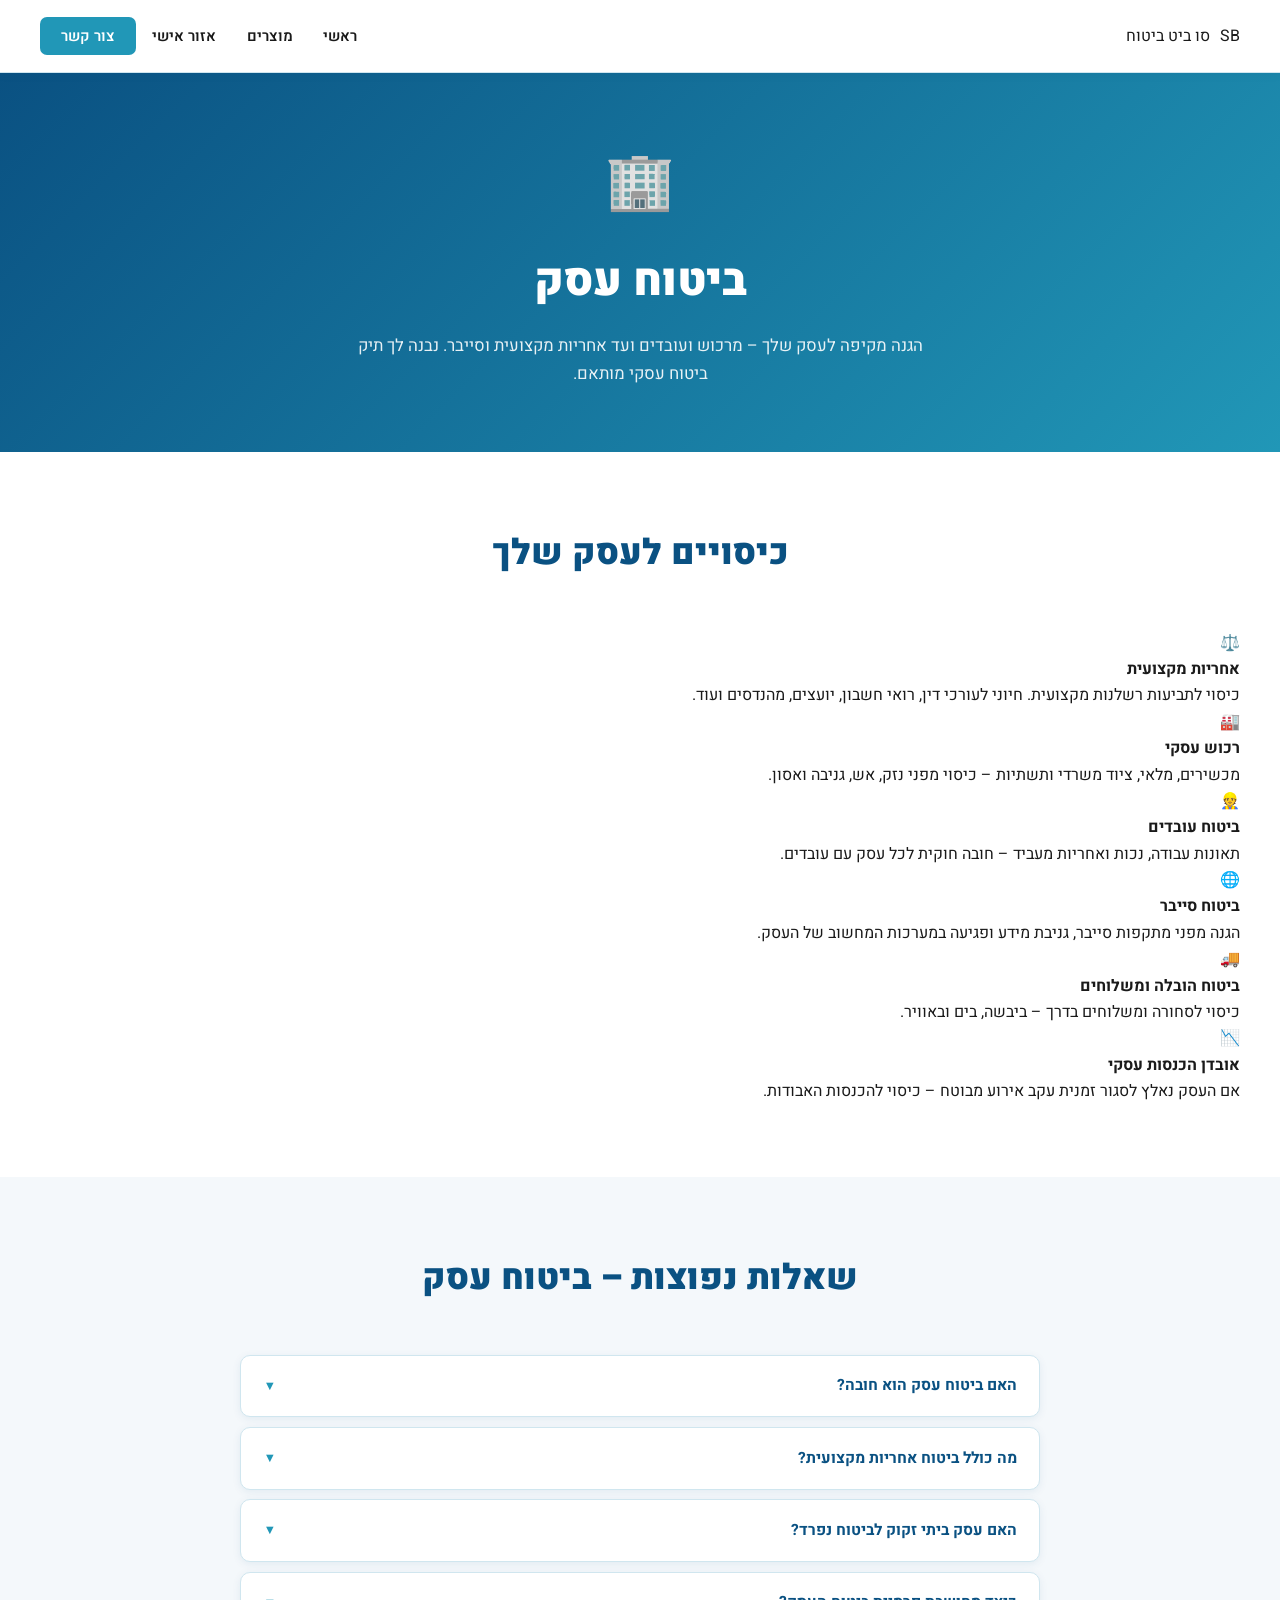
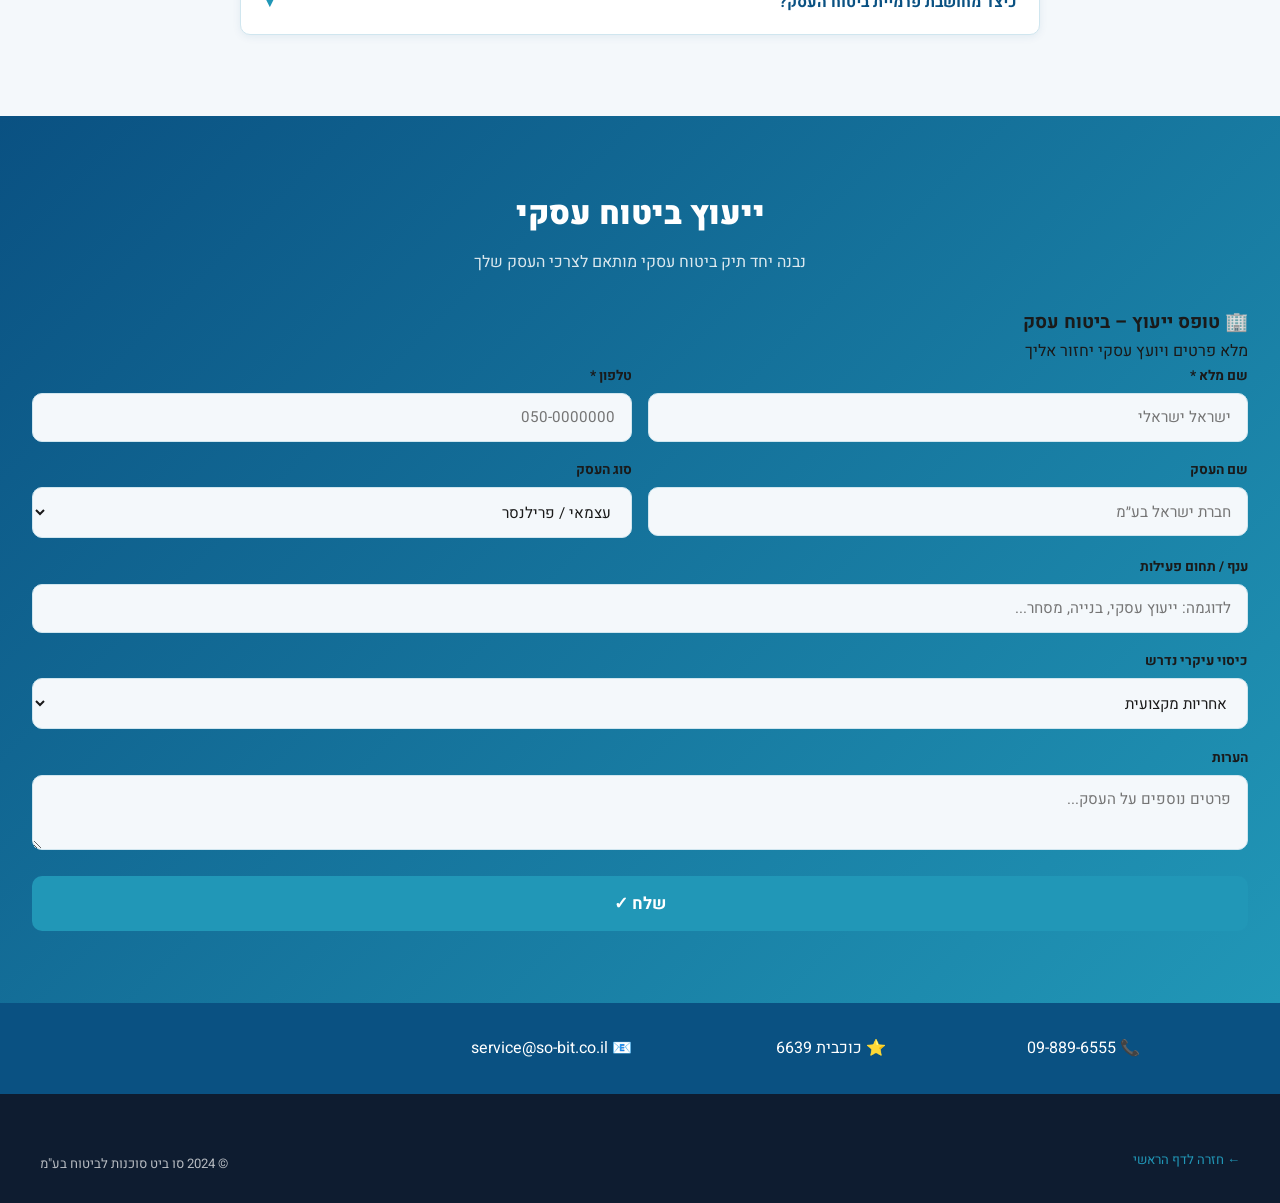
<file: products/business.html>
﻿<!DOCTYPE html>
<html lang="he" dir="rtl">
<head>
  <meta charset="UTF-8">
  <meta name="viewport" content="width=device-width, initial-scale=1.0">
  <title>ביטוח עסק | סו ביט סוכנות לביטוח</title>
  <meta name="description" content="ביטוח עסק – אחריות מקצועית, רכוש עסקי, עובדים ועוד. הגנה מלאה לעסק שלך. סו ביט ביטוח 09-889-6555">
  <link rel="preconnect" href="https://fonts.googleapis.com">
  <link href="https://fonts.googleapis.com/css2?family=Heebo:wght@400;600;700;800;900&display=swap" rel="stylesheet">
  <link rel="stylesheet" href="../style.css">
</head>
<body>
<nav class="navbar">
  <div class="navbar-inner">
    <a href="../index.html" class="logo"><div class="logo-icon">SB</div><span>סו ביט ביטוח</span></a>
    <div class="hamburger"><span></span><span></span><span></span></div>
    <ul class="nav-links">
      <li><a href="../index.html">ראשי</a></li>
      <li><a href="../index.html#products">מוצרים</a></li>
      <li><a href="../index.html#personal">אזור אישי</a></li>
      <li><a href="../index.html#contact" class="nav-cta">צור קשר</a></li>
    </ul>
  </div>
</nav>

<section class="page-hero">
  <div class="icon">🏢</div>
  <h1>ביטוח עסק</h1>
  <p>הגנה מקיפה לעסק שלך – מרכוש ועובדים ועד אחריות מקצועית וסייבר. נבנה לך תיק ביטוח עסקי מותאם.</p>
</section>

<section class="section section-white">
  <div class="container">
    <div class="section-header"><h2>כיסויים לעסק שלך</h2></div>
    <div class="benefits-grid">
      <div class="benefit-card">
        <div class="benefit-icon">⚖️</div>
        <h4>אחריות מקצועית</h4>
        <p>כיסוי לתביעות רשלנות מקצועית. חיוני לעורכי דין, רואי חשבון, יועצים, מהנדסים ועוד.</p>
      </div>
      <div class="benefit-card">
        <div class="benefit-icon">🏭</div>
        <h4>רכוש עסקי</h4>
        <p>מכשירים, מלאי, ציוד משרדי ותשתיות – כיסוי מפני נזק, אש, גניבה ואסון.</p>
      </div>
      <div class="benefit-card">
        <div class="benefit-icon">👷</div>
        <h4>ביטוח עובדים</h4>
        <p>תאונות עבודה, נכות ואחריות מעביד – חובה חוקית לכל עסק עם עובדים.</p>
      </div>
      <div class="benefit-card">
        <div class="benefit-icon">🌐</div>
        <h4>ביטוח סייבר</h4>
        <p>הגנה מפני מתקפות סייבר, גניבת מידע ופגיעה במערכות המחשוב של העסק.</p>
      </div>
      <div class="benefit-card">
        <div class="benefit-icon">🚚</div>
        <h4>ביטוח הובלה ומשלוחים</h4>
        <p>כיסוי לסחורה ומשלוחים בדרך – ביבשה, בים ובאוויר.</p>
      </div>
      <div class="benefit-card">
        <div class="benefit-icon">📉</div>
        <h4>אובדן הכנסות עסקי</h4>
        <p>אם העסק נאלץ לסגור זמנית עקב אירוע מבוטח – כיסוי להכנסות האבודות.</p>
      </div>
    </div>
  </div>
</section>

<section class="section section-bg">
  <div class="container" style="max-width:800px;">
    <div class="section-header"><h2>שאלות נפוצות – ביטוח עסק</h2></div>
    <div class="faq-item">
      <div class="faq-question">האם ביטוח עסק הוא חובה? <span class="faq-icon">▼</span></div>
      <div class="faq-answer">ביטוח תאונות עבודה לעובדים הוא חובה חוקית. שאר הכיסויים הם רשות אך מומלצים מאוד. לעסקים מסוימים (כגון קבלנים, עורכי דין) הכיסוי המקצועי נדרש על ידי לקוחות או גופים מקצועיים.</div>
    </div>
    <div class="faq-item">
      <div class="faq-question">מה כולל ביטוח אחריות מקצועית? <span class="faq-icon">▼</span></div>
      <div class="faq-answer">כיסוי לנזקים כספיים שגרמת ללקוח עקב טעות, מחדל או רשלנות במסגרת העיסוק המקצועי שלך. מכסה גם הוצאות משפטיות.</div>
    </div>
    <div class="faq-item">
      <div class="faq-question">האם עסק ביתי זקוק לביטוח נפרד? <span class="faq-icon">▼</span></div>
      <div class="faq-answer">כן. ביטוח הדירה הביתית לרוב אינו מכסה נזקים הקשורים לפעילות עסקית. נדרש ביטוח עסקי נפרד גם לעסק מהבית.</div>
    </div>
    <div class="faq-item">
      <div class="faq-question">כיצד מחושבת פרמיית ביטוח העסק? <span class="faq-icon">▼</span></div>
      <div class="faq-answer">לפי גודל העסק, מחזור הכספי, מספר העובדים, סוג הפעילות ורמת הסיכון. נעשה עבורך ניתוח מקיף ונמצא את הכיסוי הנכון.</div>
    </div>
  </div>
</section>

<section class="lead-section">
  <div style="text-align:center; color:white; margin-bottom:2rem;">
    <h2 style="font-size:2rem; font-weight:900; margin-bottom:0.5rem;">ייעוץ ביטוח עסקי</h2>
    <p style="opacity:0.85;">נבנה יחד תיק ביטוח עסקי מותאם לצרכי העסק שלך</p>
  </div>
  <div class="lead-box">
    <h3>🏢 טופס ייעוץ – ביטוח עסק</h3>
    <p>מלא פרטים ויועץ עסקי יחזור אליך</p>
    <form id="lead-form-product">
      <div class="form-row">
        <div class="form-group"><label>שם מלא *</label><input type="text" placeholder="ישראל ישראלי" required></div>
        <div class="form-group"><label>טלפון *</label><input type="tel" placeholder="050-0000000" required></div>
      </div>
      <div class="form-row">
        <div class="form-group"><label>שם העסק</label><input type="text" placeholder="חברת ישראל בע״מ"></div>
        <div class="form-group"><label>סוג העסק</label>
          <select><option>עצמאי / פרילנסר</option><option>חברה בע"מ</option><option>עמותה</option><option>שותפות</option></select>
        </div>
      </div>
      <div class="form-group"><label>ענף / תחום פעילות</label><input type="text" placeholder="לדוגמה: ייעוץ עסקי, בנייה, מסחר..."></div>
      <div class="form-group"><label>כיסוי עיקרי נדרש</label>
        <select><option>אחריות מקצועית</option><option>רכוש עסקי</option><option>עובדים</option><option>תיק מלא</option><option>לא בטוח</option></select>
      </div>
      <div class="form-group"><label>הערות</label><textarea placeholder="פרטים נוספים על העסק..."></textarea></div>
      <button type="submit" class="btn-submit">שלח ✓</button>
    </form>
    <div class="success-msg" id="success-product">✅ תודה! יועץ עסקי יחזור אליך בהקדם.</div>
  </div>
</section>

<div class="contact-strip">
  <div class="contact-strip-inner">
    <div class="contact-item">📞 <a href="tel:098896555">09-889-6555</a></div>
    <div class="contact-item">⭐ <a href="tel:*6639">כוכבית 6639</a></div>
    <div class="contact-item">📧 <a href="mailto:service@so-bit.co.il">service@so-bit.co.il</a></div>
  </div>
</div>
<footer><div class="footer-inner"><div class="footer-bottom" style="padding-top:0;border:none;"><p style="margin-bottom:0.5rem;"><a href="../index.html" style="color:var(--accent);">← חזרה לדף הראשי</a></p><p>© 2024 סו ביט סוכנות לביטוח בע"מ</p></div></div></footer>
<script src="../script.js"></script>
</body>
</html>
</file>
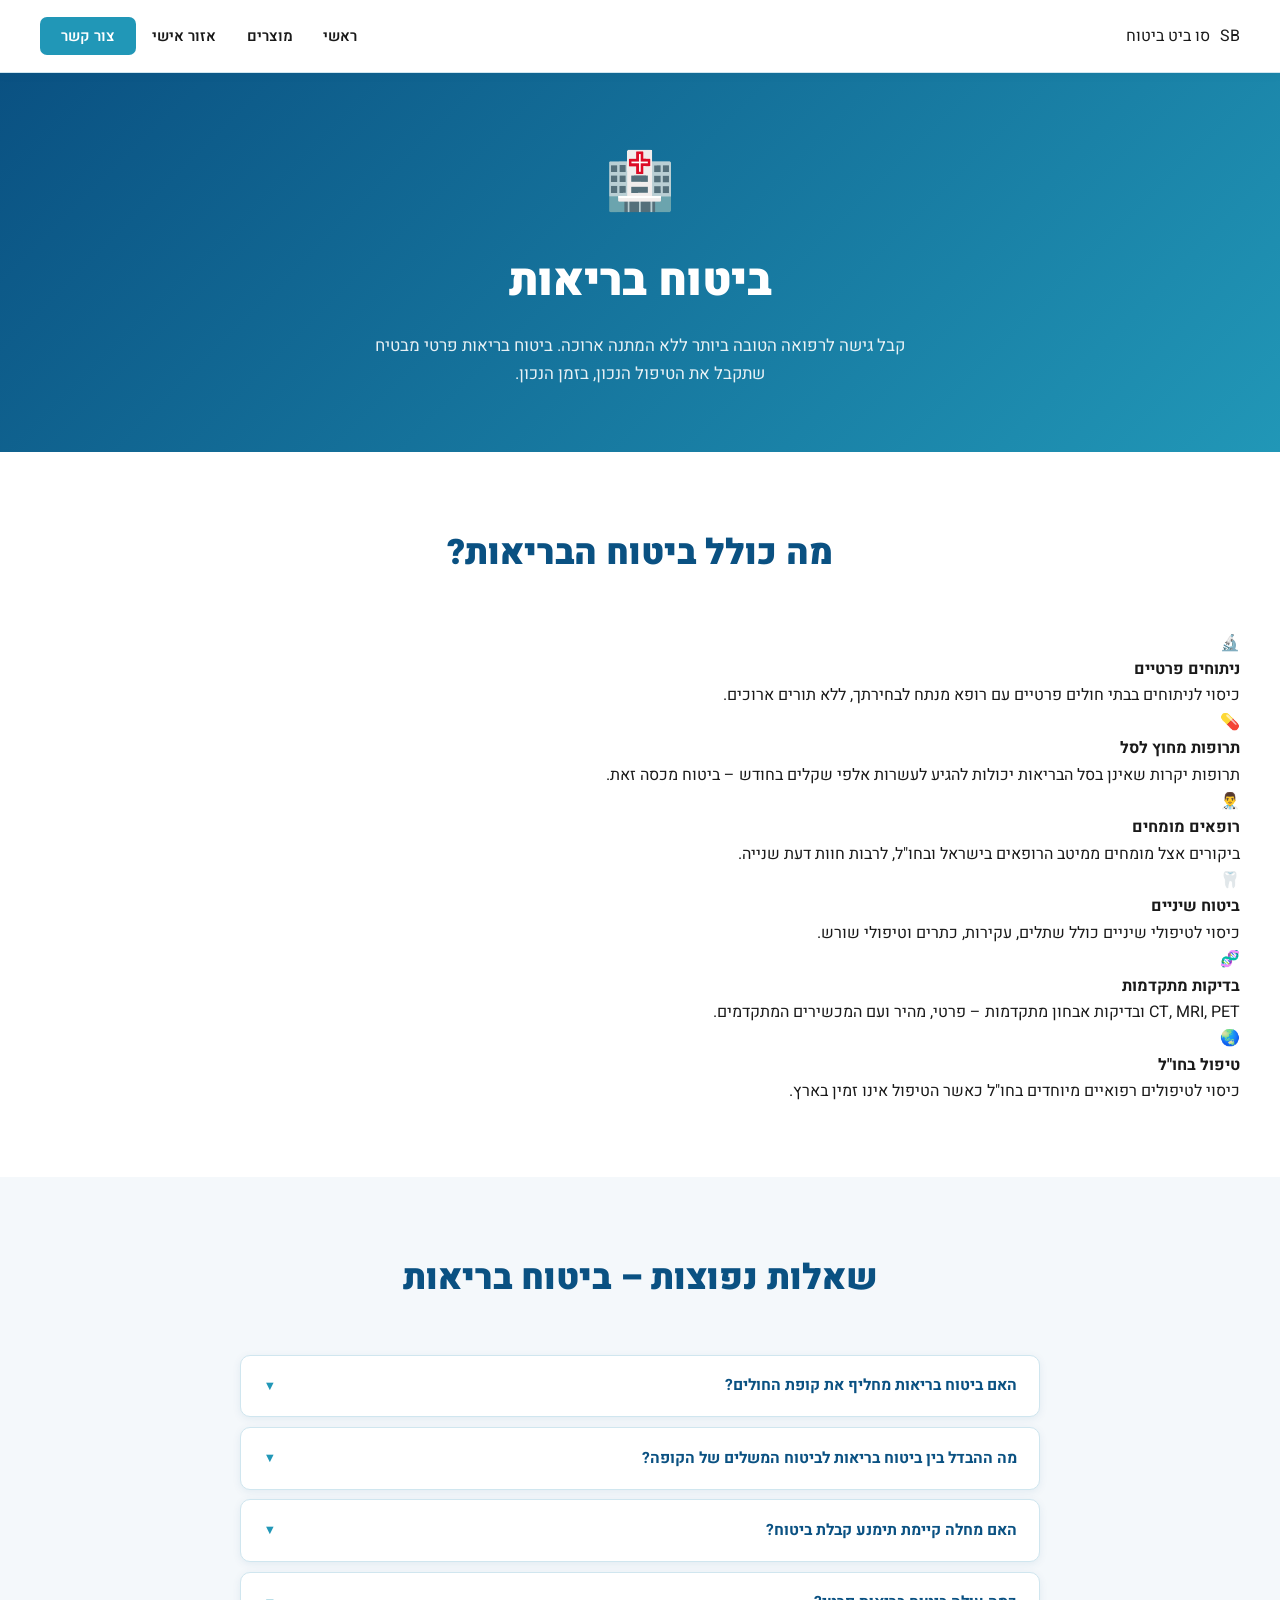
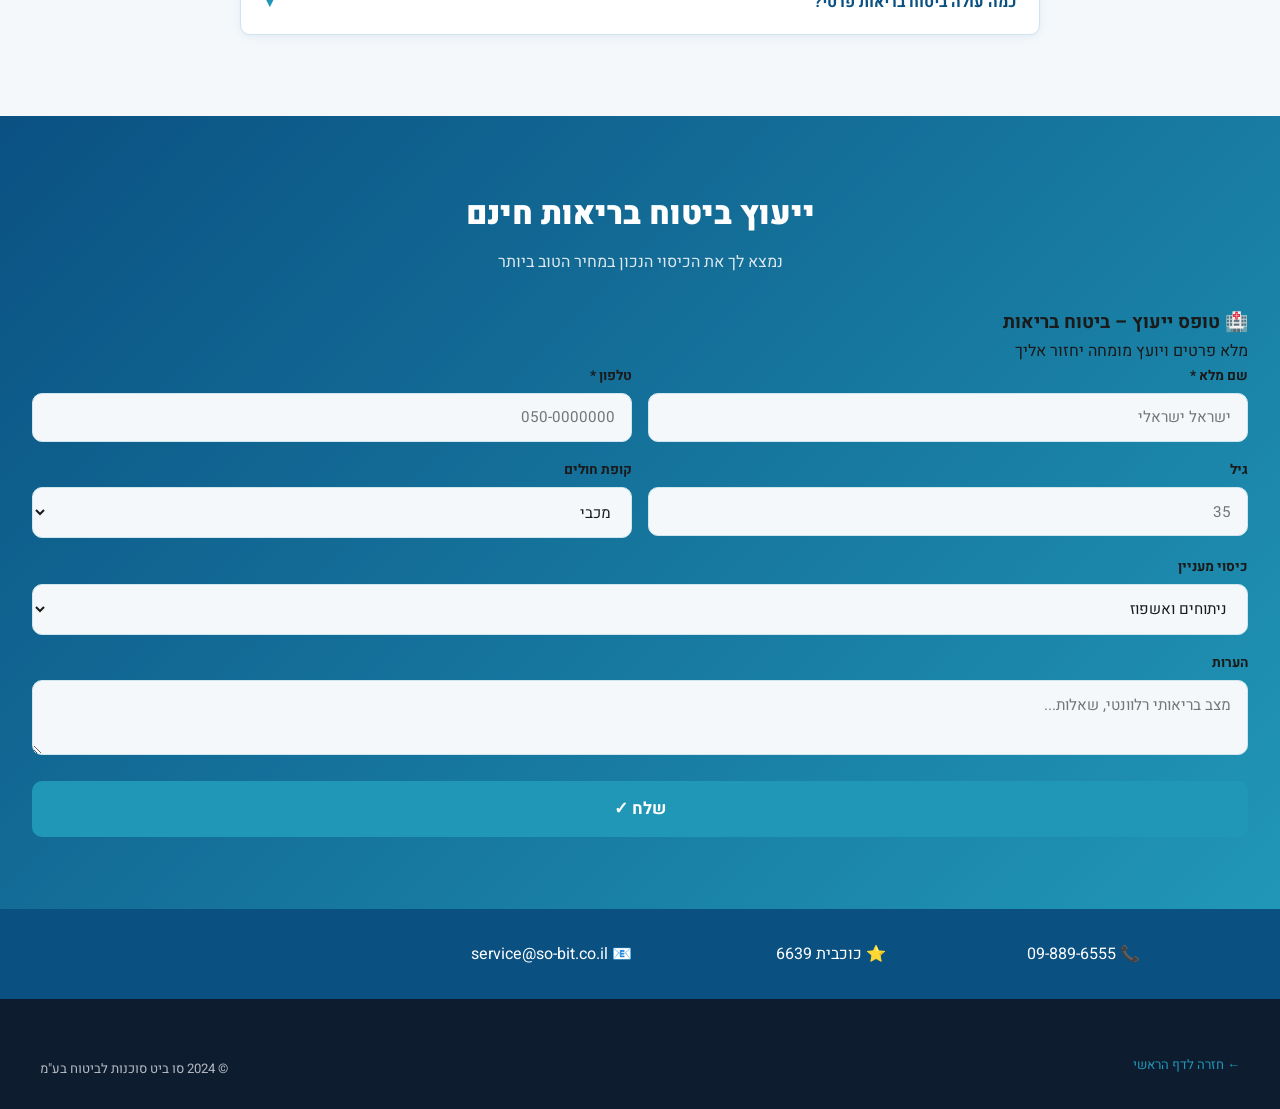
<file: products/health.html>
﻿<!DOCTYPE html>
<html lang="he" dir="rtl">
<head>
  <meta charset="UTF-8">
  <meta name="viewport" content="width=device-width, initial-scale=1.0">
  <title>ביטוח בריאות | סו ביט סוכנות לביטוח</title>
  <meta name="description" content="ביטוח בריאות – ניתוחים, תרופות, רופאים מומחים. כיסוי מקיף לבריאותך. סו ביט ביטוח 09-889-6555">
  <link rel="preconnect" href="https://fonts.googleapis.com">
  <link href="https://fonts.googleapis.com/css2?family=Heebo:wght@400;600;700;800;900&display=swap" rel="stylesheet">
  <link rel="stylesheet" href="../style.css">
</head>
<body>
<nav class="navbar">
  <div class="navbar-inner">
    <a href="../index.html" class="logo"><div class="logo-icon">SB</div><span>סו ביט ביטוח</span></a>
    <div class="hamburger"><span></span><span></span><span></span></div>
    <ul class="nav-links">
      <li><a href="../index.html">ראשי</a></li>
      <li><a href="../index.html#products">מוצרים</a></li>
      <li><a href="../index.html#personal">אזור אישי</a></li>
      <li><a href="../index.html#contact" class="nav-cta">צור קשר</a></li>
    </ul>
  </div>
</nav>

<section class="page-hero">
  <div class="icon">🏥</div>
  <h1>ביטוח בריאות</h1>
  <p>קבל גישה לרפואה הטובה ביותר ללא המתנה ארוכה. ביטוח בריאות פרטי מבטיח שתקבל את הטיפול הנכון, בזמן הנכון.</p>
</section>

<section class="section section-white">
  <div class="container">
    <div class="section-header"><h2>מה כולל ביטוח הבריאות?</h2></div>
    <div class="benefits-grid">
      <div class="benefit-card">
        <div class="benefit-icon">🔬</div>
        <h4>ניתוחים פרטיים</h4>
        <p>כיסוי לניתוחים בבתי חולים פרטיים עם רופא מנתח לבחירתך, ללא תורים ארוכים.</p>
      </div>
      <div class="benefit-card">
        <div class="benefit-icon">💊</div>
        <h4>תרופות מחוץ לסל</h4>
        <p>תרופות יקרות שאינן בסל הבריאות יכולות להגיע לעשרות אלפי שקלים בחודש – ביטוח מכסה זאת.</p>
      </div>
      <div class="benefit-card">
        <div class="benefit-icon">👨‍⚕️</div>
        <h4>רופאים מומחים</h4>
        <p>ביקורים אצל מומחים ממיטב הרופאים בישראל ובחו"ל, לרבות חוות דעת שנייה.</p>
      </div>
      <div class="benefit-card">
        <div class="benefit-icon">🦷</div>
        <h4>ביטוח שיניים</h4>
        <p>כיסוי לטיפולי שיניים כולל שתלים, עקירות, כתרים וטיפולי שורש.</p>
      </div>
      <div class="benefit-card">
        <div class="benefit-icon">🧬</div>
        <h4>בדיקות מתקדמות</h4>
        <p>CT, MRI, PET ובדיקות אבחון מתקדמות – פרטי, מהיר ועם המכשירים המתקדמים.</p>
      </div>
      <div class="benefit-card">
        <div class="benefit-icon">🌏</div>
        <h4>טיפול בחו"ל</h4>
        <p>כיסוי לטיפולים רפואיים מיוחדים בחו"ל כאשר הטיפול אינו זמין בארץ.</p>
      </div>
    </div>
  </div>
</section>

<section class="section section-bg">
  <div class="container" style="max-width:800px;">
    <div class="section-header"><h2>שאלות נפוצות – ביטוח בריאות</h2></div>
    <div class="faq-item">
      <div class="faq-question">האם ביטוח בריאות מחליף את קופת החולים? <span class="faq-icon">▼</span></div>
      <div class="faq-answer">לא. ביטוח בריאות פרטי משלים את קופת החולים. אתה ממשיך לשלם ביטוח לאומי ולהיות חבר בקופה, אך הביטוח הפרטי נותן לך גישה לשירותים מעבר לסל הבסיסי.</div>
    </div>
    <div class="faq-item">
      <div class="faq-question">מה ההבדל בין ביטוח בריאות לביטוח המשלים של הקופה? <span class="faq-icon">▼</span></div>
      <div class="faq-answer">הביטוח המשלים של הקופה מוגבל ומוזל, אך הכיסויים נמוכים יותר. ביטוח פרטי מציע כיסויים גבוהים יותר, בחירת מנתח ואפשרויות טיפול בחו"ל.</div>
    </div>
    <div class="faq-item">
      <div class="faq-question">האם מחלה קיימת תימנע קבלת ביטוח? <span class="faq-icon">▼</span></div>
      <div class="faq-answer">לא בהכרח. תנאים רפואיים קיימים עשויים לגרום לאי הכללה ספציפית או תוספת פרמיה, אך לרוב ניתן למצוא פתרון ביטוחי מתאים.</div>
    </div>
    <div class="faq-item">
      <div class="faq-question">כמה עולה ביטוח בריאות פרטי? <span class="faq-icon">▼</span></div>
      <div class="faq-answer">עלות הביטוח משתנה לפי גיל, מצב בריאותי ורמת הכיסוי. לאדם בריא בגיל 30-40 הפרמיה יכולה להיות 200-500 ₪ בחודש לפוליסה מקיפה.</div>
    </div>
  </div>
</section>

<section class="lead-section">
  <div style="text-align:center; color:white; margin-bottom:2rem;">
    <h2 style="font-size:2rem; font-weight:900; margin-bottom:0.5rem;">ייעוץ ביטוח בריאות חינם</h2>
    <p style="opacity:0.85;">נמצא לך את הכיסוי הנכון במחיר הטוב ביותר</p>
  </div>
  <div class="lead-box">
    <h3>🏥 טופס ייעוץ – ביטוח בריאות</h3>
    <p>מלא פרטים ויועץ מומחה יחזור אליך</p>
    <form id="lead-form-product">
      <div class="form-row">
        <div class="form-group"><label>שם מלא *</label><input type="text" placeholder="ישראל ישראלי" required></div>
        <div class="form-group"><label>טלפון *</label><input type="tel" placeholder="050-0000000" required></div>
      </div>
      <div class="form-row">
        <div class="form-group"><label>גיל</label><input type="number" placeholder="35" min="0" max="100"></div>
        <div class="form-group"><label>קופת חולים</label>
          <select><option>מכבי</option><option>כללית</option><option>מאוחדת</option><option>לאומית</option></select>
        </div>
      </div>
      <div class="form-group"><label>כיסוי מעניין</label>
        <select><option>ניתוחים ואשפוז</option><option>תרופות יקרות</option><option>שיניים</option><option>כיסוי מקיף</option><option>לא בטוח</option></select>
      </div>
      <div class="form-group"><label>הערות</label><textarea placeholder="מצב בריאותי רלוונטי, שאלות..."></textarea></div>
      <button type="submit" class="btn-submit">שלח ✓</button>
    </form>
    <div class="success-msg" id="success-product">✅ תודה! יועץ יחזור אליך בהקדם.</div>
  </div>
</section>

<div class="contact-strip">
  <div class="contact-strip-inner">
    <div class="contact-item">📞 <a href="tel:098896555">09-889-6555</a></div>
    <div class="contact-item">⭐ <a href="tel:*6639">כוכבית 6639</a></div>
    <div class="contact-item">📧 <a href="mailto:service@so-bit.co.il">service@so-bit.co.il</a></div>
  </div>
</div>
<footer><div class="footer-inner"><div class="footer-bottom" style="padding-top:0;border:none;"><p style="margin-bottom:0.5rem;"><a href="../index.html" style="color:var(--accent);">← חזרה לדף הראשי</a></p><p>© 2024 סו ביט סוכנות לביטוח בע"מ</p></div></div></footer>
<script src="../script.js"></script>
</body>
</html>
</file>
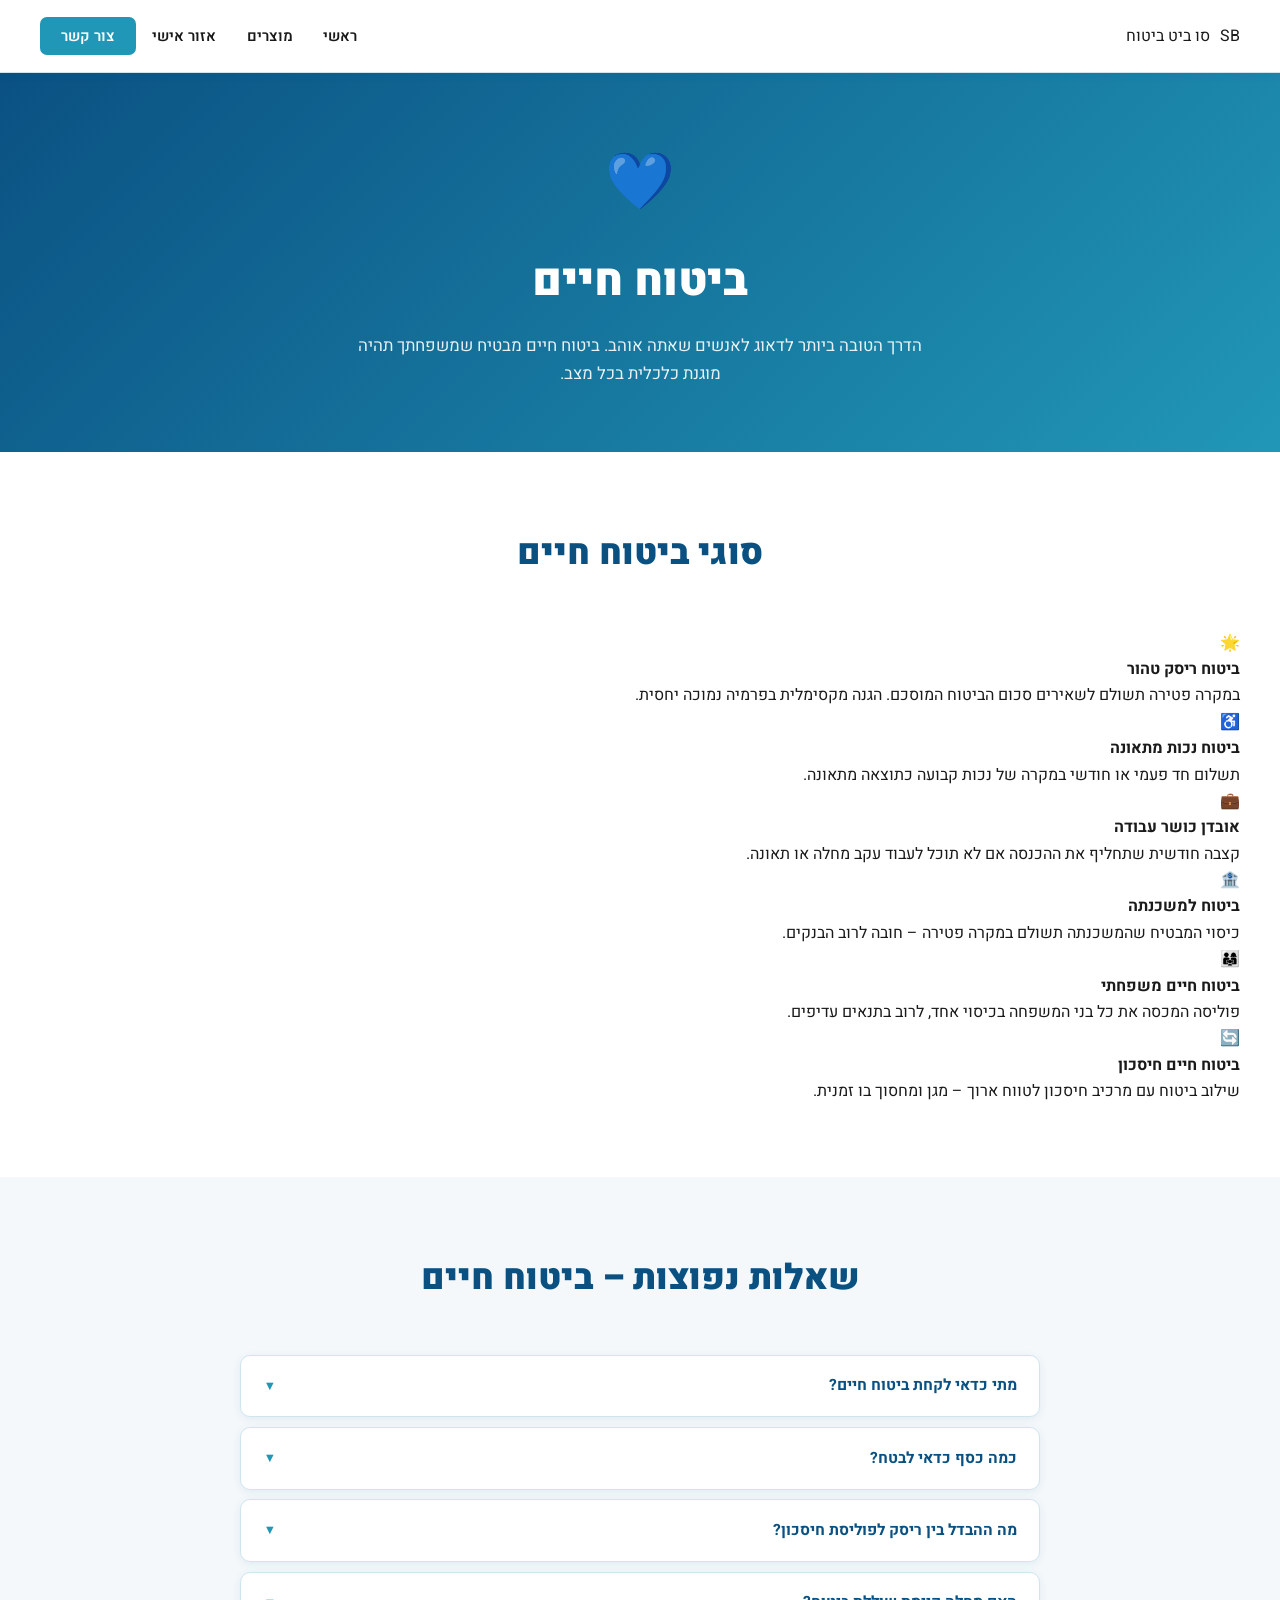
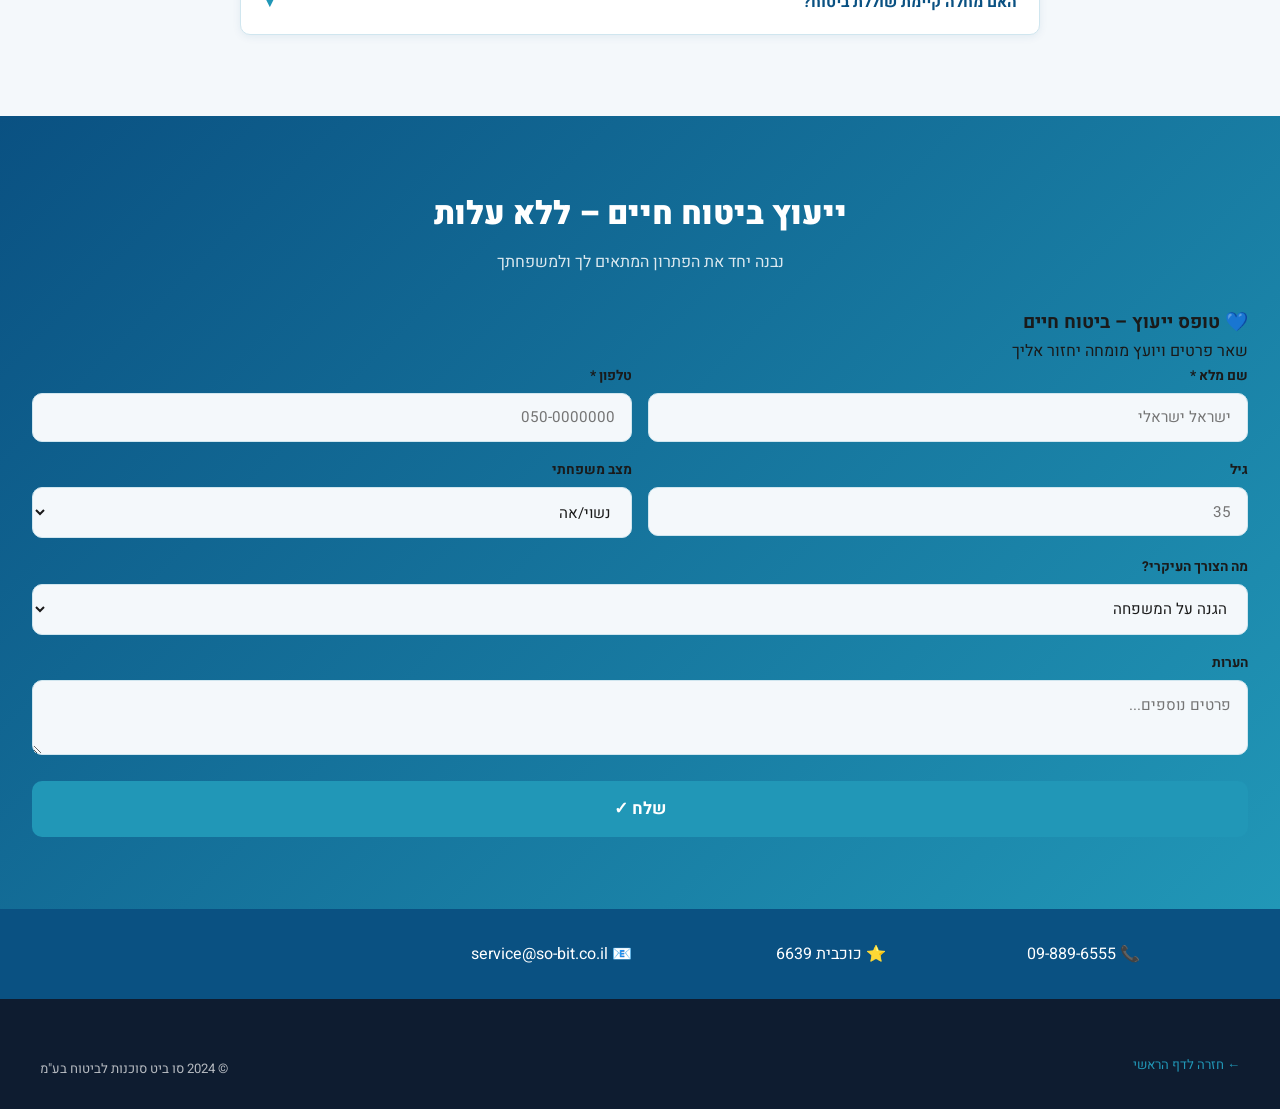
<file: products/life.html>
﻿<!DOCTYPE html>
<html lang="he" dir="rtl">
<head>
  <meta charset="UTF-8">
  <meta name="viewport" content="width=device-width, initial-scale=1.0">
  <title>ביטוח חיים | סו ביט סוכנות לביטוח</title>
  <meta name="description" content="ביטוח חיים – הבטח את עתיד משפחתך. כיסוי ריסק, נכות ואובדן כושר עבודה. סו ביט ביטוח 09-889-6555">
  <link rel="preconnect" href="https://fonts.googleapis.com">
  <link href="https://fonts.googleapis.com/css2?family=Heebo:wght@400;600;700;800;900&display=swap" rel="stylesheet">
  <link rel="stylesheet" href="../style.css">
</head>
<body>
<nav class="navbar">
  <div class="navbar-inner">
    <a href="../index.html" class="logo"><div class="logo-icon">SB</div><span>סו ביט ביטוח</span></a>
    <div class="hamburger"><span></span><span></span><span></span></div>
    <ul class="nav-links">
      <li><a href="../index.html">ראשי</a></li>
      <li><a href="../index.html#products">מוצרים</a></li>
      <li><a href="../index.html#personal">אזור אישי</a></li>
      <li><a href="../index.html#contact" class="nav-cta">צור קשר</a></li>
    </ul>
  </div>
</nav>

<section class="page-hero">
  <div class="icon">💙</div>
  <h1>ביטוח חיים</h1>
  <p>הדרך הטובה ביותר לדאוג לאנשים שאתה אוהב. ביטוח חיים מבטיח שמשפחתך תהיה מוגנת כלכלית בכל מצב.</p>
</section>

<section class="section section-white">
  <div class="container">
    <div class="section-header">
      <h2>סוגי ביטוח חיים</h2>
    </div>
    <div class="benefits-grid">
      <div class="benefit-card">
        <div class="benefit-icon">🌟</div>
        <h4>ביטוח ריסק טהור</h4>
        <p>במקרה פטירה תשולם לשאירים סכום הביטוח המוסכם. הגנה מקסימלית בפרמיה נמוכה יחסית.</p>
      </div>
      <div class="benefit-card">
        <div class="benefit-icon">♿</div>
        <h4>ביטוח נכות מתאונה</h4>
        <p>תשלום חד פעמי או חודשי במקרה של נכות קבועה כתוצאה מתאונה.</p>
      </div>
      <div class="benefit-card">
        <div class="benefit-icon">💼</div>
        <h4>אובדן כושר עבודה</h4>
        <p>קצבה חודשית שתחליף את ההכנסה אם לא תוכל לעבוד עקב מחלה או תאונה.</p>
      </div>
      <div class="benefit-card">
        <div class="benefit-icon">🏦</div>
        <h4>ביטוח למשכנתה</h4>
        <p>כיסוי המבטיח שהמשכנתה תשולם במקרה פטירה – חובה לרוב הבנקים.</p>
      </div>
      <div class="benefit-card">
        <div class="benefit-icon">👨‍👩‍👧</div>
        <h4>ביטוח חיים משפחתי</h4>
        <p>פוליסה המכסה את כל בני המשפחה בכיסוי אחד, לרוב בתנאים עדיפים.</p>
      </div>
      <div class="benefit-card">
        <div class="benefit-icon">🔄</div>
        <h4>ביטוח חיים חיסכון</h4>
        <p>שילוב ביטוח עם מרכיב חיסכון לטווח ארוך – מגן ומחסוך בו זמנית.</p>
      </div>
    </div>
  </div>
</section>

<section class="section section-bg">
  <div class="container" style="max-width:800px;">
    <div class="section-header"><h2>שאלות נפוצות – ביטוח חיים</h2></div>
    <div class="faq-item">
      <div class="faq-question">מתי כדאי לקחת ביטוח חיים? <span class="faq-icon">▼</span></div>
      <div class="faq-answer">ככל שמוקדם יותר – כך הפרמיה זולה יותר. מומלץ במיוחד כשנולד ילד ראשון, בעת לקיחת משכנתה, או כשיש תלויים שתלויים בהכנסתך.</div>
    </div>
    <div class="faq-item">
      <div class="faq-question">כמה כסף כדאי לבטח? <span class="faq-icon">▼</span></div>
      <div class="faq-answer">הכלל המקובל הוא 5-10 שנות הכנסה שנתית. אנחנו נעזור לך לחשב את הסכום המדויק לפי הצרכים של משפחתך.</div>
    </div>
    <div class="faq-item">
      <div class="faq-question">מה ההבדל בין ריסק לפוליסת חיסכון? <span class="faq-icon">▼</span></div>
      <div class="faq-answer">ריסק טהור משלם רק במקרה פטירה ואין ערך פדיון. פוליסת חיסכון צוברת ערך לאורך הזמן ויש מרכיב השקעה – לרוב יקרה יותר.</div>
    </div>
    <div class="faq-item">
      <div class="faq-question">האם מחלה קיימת שוללת ביטוח? <span class="faq-icon">▼</span></div>
      <div class="faq-answer">לא בהכרח. חברות ביטוח שונות מתייחסות אחרת לתנאים רפואיים שונים. חלקן יציעו ביטוח עם אי הכללה ספציפית, וחלקן עם תוספת פרמיה.</div>
    </div>
  </div>
</section>

<section class="lead-section">
  <div style="text-align:center; color:white; margin-bottom:2rem;">
    <h2 style="font-size:2rem; font-weight:900; margin-bottom:0.5rem;">ייעוץ ביטוח חיים – ללא עלות</h2>
    <p style="opacity:0.85;">נבנה יחד את הפתרון המתאים לך ולמשפחתך</p>
  </div>
  <div class="lead-box">
    <h3>💙 טופס ייעוץ – ביטוח חיים</h3>
    <p>שאר פרטים ויועץ מומחה יחזור אליך</p>
    <form id="lead-form-product">
      <div class="form-row">
        <div class="form-group"><label>שם מלא *</label><input type="text" placeholder="ישראל ישראלי" required></div>
        <div class="form-group"><label>טלפון *</label><input type="tel" placeholder="050-0000000" required></div>
      </div>
      <div class="form-row">
        <div class="form-group"><label>גיל</label><input type="number" placeholder="35" min="18" max="80"></div>
        <div class="form-group">
          <label>מצב משפחתי</label>
          <select><option>נשוי/אה</option><option>רווק/ה</option><option>גרוש/ה</option><option>אלמן/ה</option></select>
        </div>
      </div>
      <div class="form-group">
        <label>מה הצורך העיקרי?</label>
        <select>
          <option>הגנה על המשפחה</option>
          <option>כיסוי למשכנתה</option>
          <option>אובדן כושר עבודה</option>
          <option>חיסכון לטווח ארוך</option>
          <option>לא בטוח – ייעוץ נדרש</option>
        </select>
      </div>
      <div class="form-group"><label>הערות</label><textarea placeholder="פרטים נוספים..."></textarea></div>
      <button type="submit" class="btn-submit">שלח ✓</button>
    </form>
    <div class="success-msg" id="success-product">✅ תודה! יועץ יחזור אליך בהקדם.</div>
  </div>
</section>

<div class="contact-strip">
  <div class="contact-strip-inner">
    <div class="contact-item">📞 <a href="tel:098896555">09-889-6555</a></div>
    <div class="contact-item">⭐ <a href="tel:*6639">כוכבית 6639</a></div>
    <div class="contact-item">📧 <a href="mailto:service@so-bit.co.il">service@so-bit.co.il</a></div>
  </div>
</div>
<footer><div class="footer-inner"><div class="footer-bottom" style="padding-top:0;border:none;"><p style="margin-bottom:0.5rem;"><a href="../index.html" style="color:var(--accent);">← חזרה לדף הראשי</a></p><p>© 2024 סו ביט סוכנות לביטוח בע"מ</p></div></div></footer>
<script src="../script.js"></script>
</body>
</html>
</file>
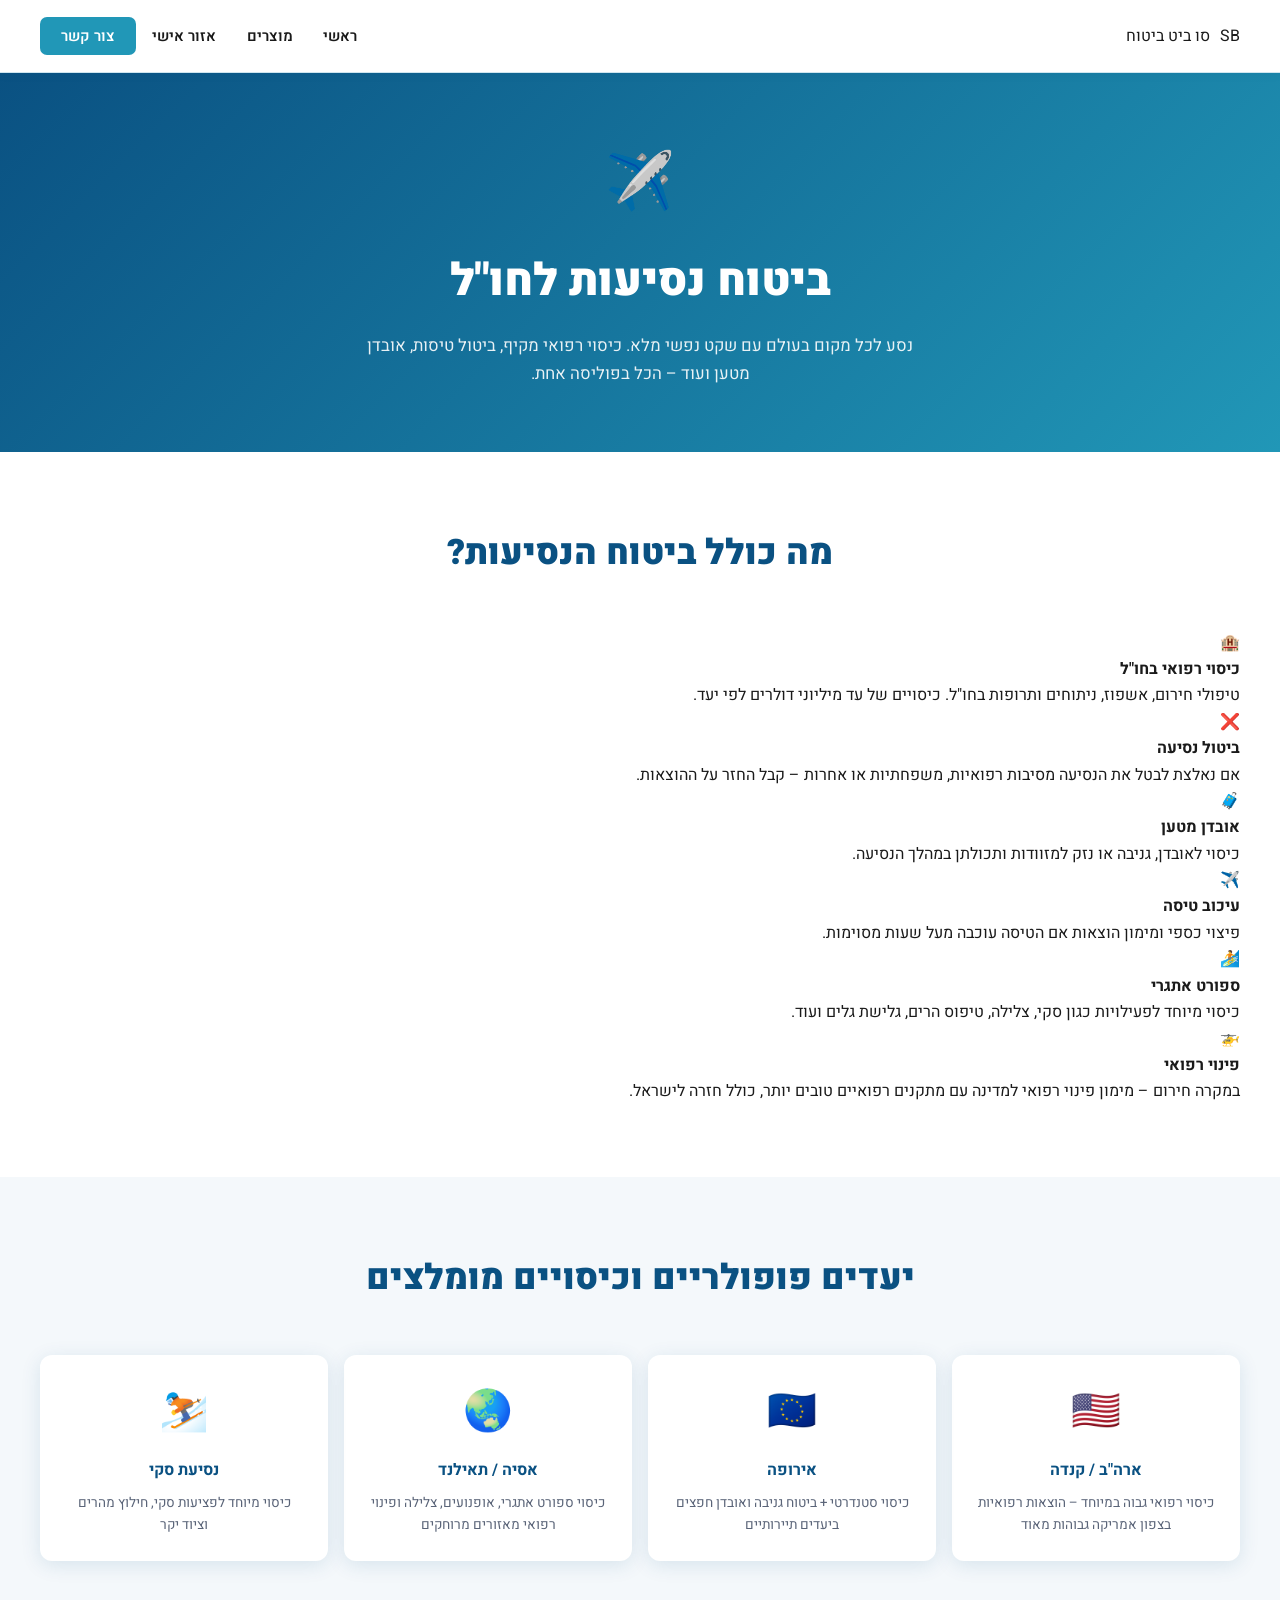
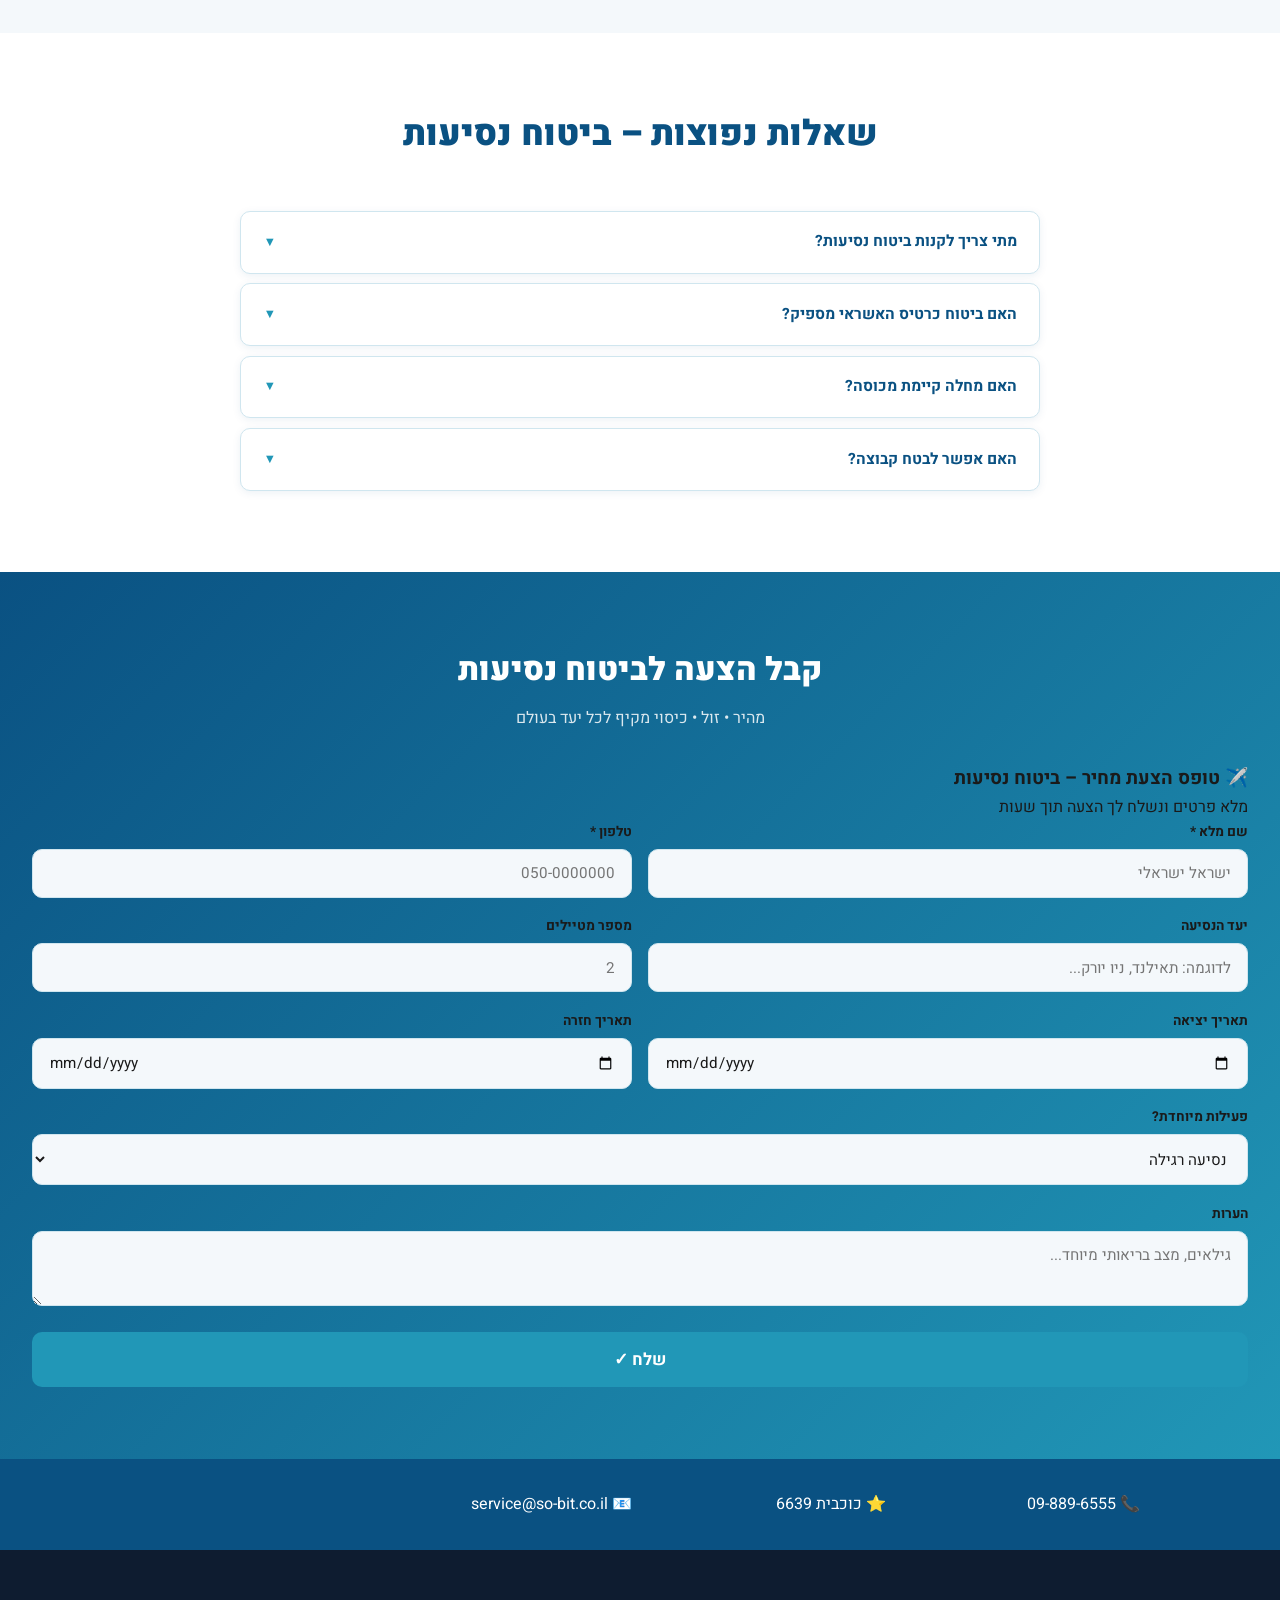
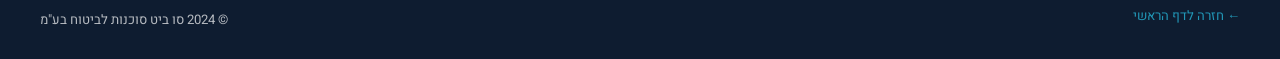
<file: products/travel.html>
﻿<!DOCTYPE html>
<html lang="he" dir="rtl">
<head>
  <meta charset="UTF-8">
  <meta name="viewport" content="width=device-width, initial-scale=1.0">
  <title>ביטוח נסיעות לחו"ל | סו ביט סוכנות לביטוח</title>
  <meta name="description" content="ביטוח נסיעות לחו"ל – רפואי, ביטול טיסה, אובדן מטען. נסע בשקט. סו ביט ביטוח 09-889-6555">
  <link rel="preconnect" href="https://fonts.googleapis.com">
  <link href="https://fonts.googleapis.com/css2?family=Heebo:wght@400;600;700;800;900&display=swap" rel="stylesheet">
  <link rel="stylesheet" href="../style.css">
</head>
<body>
<nav class="navbar">
  <div class="navbar-inner">
    <a href="../index.html" class="logo"><div class="logo-icon">SB</div><span>סו ביט ביטוח</span></a>
    <div class="hamburger"><span></span><span></span><span></span></div>
    <ul class="nav-links">
      <li><a href="../index.html">ראשי</a></li>
      <li><a href="../index.html#products">מוצרים</a></li>
      <li><a href="../index.html#personal">אזור אישי</a></li>
      <li><a href="../index.html#contact" class="nav-cta">צור קשר</a></li>
    </ul>
  </div>
</nav>

<section class="page-hero">
  <div class="icon">✈️</div>
  <h1>ביטוח נסיעות לחו"ל</h1>
  <p>נסע לכל מקום בעולם עם שקט נפשי מלא. כיסוי רפואי מקיף, ביטול טיסות, אובדן מטען ועוד – הכל בפוליסה אחת.</p>
</section>

<section class="section section-white">
  <div class="container">
    <div class="section-header"><h2>מה כולל ביטוח הנסיעות?</h2></div>
    <div class="benefits-grid">
      <div class="benefit-card">
        <div class="benefit-icon">🏨</div>
        <h4>כיסוי רפואי בחו"ל</h4>
        <p>טיפולי חירום, אשפוז, ניתוחים ותרופות בחו"ל. כיסויים של עד מיליוני דולרים לפי יעד.</p>
      </div>
      <div class="benefit-card">
        <div class="benefit-icon">❌</div>
        <h4>ביטול נסיעה</h4>
        <p>אם נאלצת לבטל את הנסיעה מסיבות רפואיות, משפחתיות או אחרות – קבל החזר על ההוצאות.</p>
      </div>
      <div class="benefit-card">
        <div class="benefit-icon">🧳</div>
        <h4>אובדן מטען</h4>
        <p>כיסוי לאובדן, גניבה או נזק למזוודות ותכולתן במהלך הנסיעה.</p>
      </div>
      <div class="benefit-card">
        <div class="benefit-icon">✈️</div>
        <h4>עיכוב טיסה</h4>
        <p>פיצוי כספי ומימון הוצאות אם הטיסה עוכבה מעל שעות מסוימות.</p>
      </div>
      <div class="benefit-card">
        <div class="benefit-icon">🏄</div>
        <h4>ספורט אתגרי</h4>
        <p>כיסוי מיוחד לפעילויות כגון סקי, צלילה, טיפוס הרים, גלישת גלים ועוד.</p>
      </div>
      <div class="benefit-card">
        <div class="benefit-icon">🚁</div>
        <h4>פינוי רפואי</h4>
        <p>במקרה חירום – מימון פינוי רפואי למדינה עם מתקנים רפואיים טובים יותר, כולל חזרה לישראל.</p>
      </div>
    </div>
  </div>
</section>

<section class="section section-bg">
  <div class="container">
    <div class="section-header"><h2>יעדים פופולריים וכיסויים מומלצים</h2></div>
    <div style="display:grid; grid-template-columns: repeat(auto-fit, minmax(200px,1fr)); gap:1rem;">
      <div style="background:var(--white); border-radius:12px; padding:1.5rem; text-align:center; box-shadow:var(--shadow);">
        <div style="font-size:2.5rem; margin-bottom:0.8rem;">🇺🇸</div>
        <h4 style="color:var(--primary); margin-bottom:0.5rem;">ארה"ב / קנדה</h4>
        <p style="font-size:0.85rem; color:var(--text-light);">כיסוי רפואי גבוה במיוחד – הוצאות רפואיות בצפון אמריקה גבוהות מאוד</p>
      </div>
      <div style="background:var(--white); border-radius:12px; padding:1.5rem; text-align:center; box-shadow:var(--shadow);">
        <div style="font-size:2.5rem; margin-bottom:0.8rem;">🇪🇺</div>
        <h4 style="color:var(--primary); margin-bottom:0.5rem;">אירופה</h4>
        <p style="font-size:0.85rem; color:var(--text-light);">כיסוי סטנדרטי + ביטוח גניבה ואובדן חפצים ביעדים תיירותיים</p>
      </div>
      <div style="background:var(--white); border-radius:12px; padding:1.5rem; text-align:center; box-shadow:var(--shadow);">
        <div style="font-size:2.5rem; margin-bottom:0.8rem;">🌏</div>
        <h4 style="color:var(--primary); margin-bottom:0.5rem;">אסיה / תאילנד</h4>
        <p style="font-size:0.85rem; color:var(--text-light);">כיסוי ספורט אתגרי, אופנועים, צלילה ופינוי רפואי מאזורים מרוחקים</p>
      </div>
      <div style="background:var(--white); border-radius:12px; padding:1.5rem; text-align:center; box-shadow:var(--shadow);">
        <div style="font-size:2.5rem; margin-bottom:0.8rem;">⛷️</div>
        <h4 style="color:var(--primary); margin-bottom:0.5rem;">נסיעת סקי</h4>
        <p style="font-size:0.85rem; color:var(--text-light);">כיסוי מיוחד לפציעות סקי, חילוץ מהרים וציוד יקר</p>
      </div>
    </div>
  </div>
</section>

<section class="section section-white">
  <div class="container" style="max-width:800px;">
    <div class="section-header"><h2>שאלות נפוצות – ביטוח נסיעות</h2></div>
    <div class="faq-item">
      <div class="faq-question">מתי צריך לקנות ביטוח נסיעות? <span class="faq-icon">▼</span></div>
      <div class="faq-answer">מומלץ לרכוש מיד עם קניית כרטיס הטיסה, כדי שגם ביטול הנסיעה לפני היציאה יהיה מכוסה. לפחות 48 שעות לפני הטיסה.</div>
    </div>
    <div class="faq-item">
      <div class="faq-question">האם ביטוח כרטיס האשראי מספיק? <span class="faq-icon">▼</span></div>
      <div class="faq-answer">ביטוח האשראי מוגבל מאוד – בדרך כלל כיסוי רפואי נמוך, ללא פינוי רפואי, ועם הרבה חריגים. לנסיעה לארה"ב במיוחד, ביטוח ייעודי הוא חובה.</div>
    </div>
    <div class="faq-item">
      <div class="faq-question">האם מחלה קיימת מכוסה? <span class="faq-icon">▼</span></div>
      <div class="faq-answer">מחלות כרוניות ידועות לרוב אינן מכוסות כברירת מחדל. ניתן לרכוש כיסוי מיוחד למצב הרפואי הקיים בתשלום תוספת פרמיה.</div>
    </div>
    <div class="faq-item">
      <div class="faq-question">האם אפשר לבטח קבוצה? <span class="faq-icon">▼</span></div>
      <div class="faq-answer">כן! פוליסת קבוצה לנסיעת משפחה, חברים או קבוצה ארגונית זמינה בתנאים מיוחדים. צור איתנו קשר לקבלת הצעה מיוחדת.</div>
    </div>
  </div>
</section>

<section class="lead-section">
  <div style="text-align:center; color:white; margin-bottom:2rem;">
    <h2 style="font-size:2rem; font-weight:900; margin-bottom:0.5rem;">קבל הצעה לביטוח נסיעות</h2>
    <p style="opacity:0.85;">מהיר • זול • כיסוי מקיף לכל יעד בעולם</p>
  </div>
  <div class="lead-box">
    <h3>✈️ טופס הצעת מחיר – ביטוח נסיעות</h3>
    <p>מלא פרטים ונשלח לך הצעה תוך שעות</p>
    <form id="lead-form-product">
      <div class="form-row">
        <div class="form-group"><label>שם מלא *</label><input type="text" placeholder="ישראל ישראלי" required></div>
        <div class="form-group"><label>טלפון *</label><input type="tel" placeholder="050-0000000" required></div>
      </div>
      <div class="form-row">
        <div class="form-group"><label>יעד הנסיעה</label><input type="text" placeholder="לדוגמה: תאילנד, ניו יורק..."></div>
        <div class="form-group"><label>מספר מטיילים</label><input type="number" placeholder="2" min="1"></div>
      </div>
      <div class="form-row">
        <div class="form-group"><label>תאריך יציאה</label><input type="date"></div>
        <div class="form-group"><label>תאריך חזרה</label><input type="date"></div>
      </div>
      <div class="form-group"><label>פעילות מיוחדת?</label>
        <select><option>נסיעה רגילה</option><option>סקי / שלג</option><option>ספורט אתגרי</option><option>צלילה</option><option>טיול מסע ארוך</option></select>
      </div>
      <div class="form-group"><label>הערות</label><textarea placeholder="גילאים, מצב בריאותי מיוחד..."></textarea></div>
      <button type="submit" class="btn-submit">שלח ✓</button>
    </form>
    <div class="success-msg" id="success-product">✅ תודה! נשלח לך הצעת מחיר בהקדם.</div>
  </div>
</section>

<div class="contact-strip">
  <div class="contact-strip-inner">
    <div class="contact-item">📞 <a href="tel:098896555">09-889-6555</a></div>
    <div class="contact-item">⭐ <a href="tel:*6639">כוכבית 6639</a></div>
    <div class="contact-item">📧 <a href="mailto:service@so-bit.co.il">service@so-bit.co.il</a></div>
  </div>
</div>
<footer><div class="footer-inner"><div class="footer-bottom" style="padding-top:0;border:none;"><p style="margin-bottom:0.5rem;"><a href="../index.html" style="color:var(--accent);">← חזרה לדף הראשי</a></p><p>© 2024 סו ביט סוכנות לביטוח בע"מ</p></div></div></footer>
<script src="../script.js"></script>
</body>
</html>
</file>
<file: style.css>
/* ===== GLOBAL ===== */
:root {
  --primary:       #0a5182;
  --primary-mid:   #2197B7;
  --primary-light: #2299b9;
  --accent:        #2197B7;
  --accent-dark:   #0083aa;
  --gold:          #007fa6;
  --text:          #1a1a1a;
  --text-light:    #5A6478;
  --bg:            #f4f8fb;
  --bg2:           #e7f4f8;
  --white:         #FFFFFF;
  --border:        #d0e6ef;
  --shadow-sm:     0 2px 8px rgba(10,81,130,0.08);
  --shadow:        0 4px 20px rgba(10,81,130,0.12);
  --shadow-lg:     0 12px 40px rgba(10,81,130,0.18);
  --radius:        10px;
  --radius-lg:     16px;
}

* { box-sizing: border-box; margin: 0; padding: 0; }
html { scroll-behavior: smooth; }
body {
  font-family: 'Heebo', 'Arial Hebrew', Arial, sans-serif;
  direction: rtl;
  color: var(--text);
  background: var(--bg);
  line-height: 1.65;
  font-size: 16px;
}
a { text-decoration: none; color: inherit; }
img { max-width: 100%; }

/* ===== TOP BAR ===== */
.top-bar {
  background: var(--primary);
  color: rgba(255,255,255,0.85);
  font-size: 0.82rem;
  padding: 0.4rem 2rem;
  text-align: center;
}
.top-bar a { color: var(--accent); font-weight: 700; }

/* ===== NAVBAR ===== */
.navbar {
  background: var(--white);
  border-bottom: 1px solid var(--border);
  padding: 0 2rem;
  position: sticky;
  top: 0;
  z-index: 1000;
  box-shadow: var(--shadow-sm);
}
.navbar-inner {
  max-width: 1200px;
  margin: 0 auto;
  display: flex;
  align-items: center;
  justify-content: space-between;
  height: 72px;
}
.logo {
  display: flex;
  align-items: center;
  gap: 10px;
}
.logo img {
  height: 52px;
  width: auto;
  object-fit: contain;
}
.logo-fallback {
  background: var(--primary);
  color: var(--white);
  font-size: 1.1rem;
  font-weight: 900;
  padding: 0.4rem 0.9rem;
  border-radius: 8px;
  letter-spacing: 0.5px;
}
.logo-sub {
  font-size: 0.8rem;
  color: var(--text-light);
  font-weight: 600;
  display: block;
  line-height: 1.2;
}

.nav-links {
  display: flex;
  gap: 0.2rem;
  list-style: none;
  align-items: center;
}
.nav-links a {
  color: var(--text);
  padding: 0.5rem 0.85rem;
  border-radius: 7px;
  font-size: 0.93rem;
  font-weight: 600;
  transition: all 0.18s;
}
.nav-links a:hover { background: var(--bg); color: var(--primary); }
.nav-links a.active { color: var(--primary); background: var(--bg2); }
.nav-cta {
  background: var(--accent) !important;
  color: var(--white) !important;
  padding: 0.5rem 1.3rem !important;
}
.nav-cta:hover { background: var(--accent-dark) !important; }

.hamburger {
  display: none;
  flex-direction: column;
  gap: 5px;
  cursor: pointer;
  padding: 6px;
}
.hamburger span {
  width: 24px; height: 2.5px;
  background: var(--primary);
  border-radius: 3px;
  transition: 0.3s;
}

/* ===== HERO ===== */
.hero {
  background: linear-gradient(135deg, var(--primary) 0%, var(--primary-mid) 55%, #3A6DB5 100%);
  color: var(--white);
  padding: 5.5rem 2rem 4.5rem;
  position: relative;
  overflow: hidden;
}
.hero::after {
  content: '';
  position: absolute;
  bottom: -60px;
  left: 0; right: 0;
  height: 100px;
  background: var(--bg);
  clip-path: ellipse(55% 100% at 50% 100%);
}
.hero-inner {
  max-width: 1200px;
  margin: 0 auto;
  display: grid;
  grid-template-columns: 1fr 1fr;
  gap: 3rem;
  align-items: center;
}
.hero-badge {
  display: inline-flex;
  align-items: center;
  gap: 0.4rem;
  background: rgba(255,255,255,0.15);
  border: 1px solid rgba(255,255,255,0.3);
  padding: 0.35rem 1rem;
  border-radius: 50px;
  font-size: 0.82rem;
  font-weight: 700;
  margin-bottom: 1.2rem;
  backdrop-filter: blur(4px);
}
.hero h1 {
  font-size: clamp(1.9rem, 3.8vw, 3rem);
  font-weight: 900;
  line-height: 1.25;
  margin-bottom: 1rem;
}
.hero h1 span { color: var(--accent); }
.hero-desc {
  font-size: 1.05rem;
  opacity: 0.9;
  margin-bottom: 2rem;
  line-height: 1.7;
}
.hero-btns { display: flex; gap: 1rem; flex-wrap: wrap; }

.btn {
  padding: 0.8rem 1.8rem;
  border-radius: var(--radius);
  font-size: 0.97rem;
  font-weight: 700;
  border: none;
  cursor: pointer;
  transition: all 0.22s;
  display: inline-flex;
  align-items: center;
  gap: 0.45rem;
  font-family: inherit;
}
.btn-green { background: var(--accent); color: var(--white); }
.btn-green:hover { background: var(--accent-dark); transform: translateY(-2px); box-shadow: 0 6px 20px rgba(44,182,125,0.35); }
.btn-white-outline { background: transparent; color: var(--white); border: 2px solid rgba(255,255,255,0.55); }
.btn-white-outline:hover { background: rgba(255,255,255,0.12); border-color: white; }
.btn-primary { background: var(--primary); color: var(--white); }
.btn-primary:hover { background: var(--primary-mid); transform: translateY(-2px); }

/* Hero stats */
.hero-stats {
  display: grid;
  grid-template-columns: 1fr 1fr;
  gap: 1rem;
}
.stat-card {
  background: rgba(255,255,255,0.12);
  border: 1px solid rgba(255,255,255,0.2);
  border-radius: var(--radius);
  padding: 1.2rem;
  text-align: center;
  backdrop-filter: blur(4px);
}
.stat-num { font-size: 1.8rem; font-weight: 900; color: var(--accent); line-height: 1; }
.stat-label { font-size: 0.82rem; opacity: 0.85; margin-top: 0.3rem; }

/* ===== TRUST BAR ===== */
.trust-bar {
  background: var(--white);
  border-bottom: 1px solid var(--border);
  padding: 1.4rem 2rem;
  box-shadow: var(--shadow-sm);
}
.trust-bar-inner {
  max-width: 1200px;
  margin: 0 auto;
  display: flex;
  justify-content: center;
  gap: 2.5rem;
  flex-wrap: wrap;
}
.trust-item {
  display: flex;
  align-items: center;
  gap: 0.55rem;
  font-size: 0.9rem;
  color: var(--text-light);
  font-weight: 600;
}
.trust-icon {
  width: 34px; height: 34px;
  background: var(--bg2);
  border-radius: 8px;
  display: flex; align-items: center; justify-content: center;
  font-size: 1.1rem;
}

/* ===== CONTAINER / SECTION ===== */
.container { max-width: 1200px; margin: 0 auto; }
.section { padding: 4.5rem 2rem; }
.section-white { background: var(--white); }
.section-bg { background: var(--bg); }
.section-dark { background: var(--primary); color: var(--white); }

.section-header { text-align: center; margin-bottom: 3rem; }
.section-header .tag {
  display: inline-block;
  background: rgba(44,182,125,0.12);
  color: var(--accent-dark);
  padding: 0.3rem 0.9rem;
  border-radius: 50px;
  font-size: 0.8rem;
  font-weight: 700;
  margin-bottom: 0.8rem;
  border: 1px solid rgba(44,182,125,0.25);
}
.section-header h2 {
  font-size: clamp(1.6rem, 3vw, 2.2rem);
  font-weight: 900;
  color: var(--primary);
  margin-bottom: 0.7rem;
}
.section-dark .section-header h2 { color: var(--white); }
.section-header p { color: var(--text-light); max-width: 560px; margin: 0 auto; font-size: 1rem; }

/* ===== PRODUCTS GRID ===== */
.products-grid {
  display: grid;
  grid-template-columns: repeat(3, 1fr);
  gap: 1.4rem;
}
.product-card {
  background: var(--white);
  border-radius: var(--radius-lg);
  padding: 2rem 1.6rem;
  text-align: center;
  box-shadow: var(--shadow-sm);
  transition: all 0.28s;
  cursor: pointer;
  border: 2px solid transparent;
  display: block;
  color: var(--text);
}
.product-card:hover {
  transform: translateY(-5px);
  border-color: var(--accent);
  box-shadow: var(--shadow);
}
.product-icon {
  width: 68px; height: 68px;
  background: linear-gradient(135deg, var(--primary), var(--primary-mid));
  border-radius: 50%;
  display: flex; align-items: center; justify-content: center;
  font-size: 1.85rem;
  margin: 0 auto 1.2rem;
}
.product-card h3 { font-size: 1.05rem; font-weight: 800; color: var(--primary); margin-bottom: 0.5rem; }
.product-card p { font-size: 0.88rem; color: var(--text-light); line-height: 1.6; }
.product-arrow {
  display: inline-block;
  margin-top: 1rem;
  color: var(--accent);
  font-weight: 700;
  font-size: 0.85rem;
}

/* ===== PERSONAL AREA ===== */
.personal-area { background: var(--bg2); padding: 4.5rem 2rem; }

.personal-box {
  background: var(--white);
  border-radius: var(--radius-lg);
  overflow: hidden;
  max-width: 800px;
  margin: 0 auto;
  box-shadow: var(--shadow);
}
.personal-box-header {
  background: linear-gradient(135deg, var(--primary), var(--primary-mid));
  padding: 2rem 2.5rem;
  color: var(--white);
}
.personal-box-header h3 { font-size: 1.45rem; font-weight: 900; margin-bottom: 0.4rem; }
.personal-box-header p { opacity: 0.88; font-size: 0.95rem; }

.personal-box-body { padding: 2rem 2.5rem; }

.plate-row {
  display: flex;
  gap: 1rem;
  margin-bottom: 0.8rem;
}
.plate-input {
  flex: 1;
  padding: 0.95rem 1.2rem;
  font-size: 1.25rem;
  font-weight: 700;
  border: 2px solid var(--border);
  border-radius: var(--radius);
  text-align: center;
  letter-spacing: 4px;
  direction: ltr;
  transition: border-color 0.2s;
  font-family: inherit;
}
.plate-input:focus { outline: none; border-color: var(--primary-light); }

.btn-search {
  padding: 0.95rem 2rem;
  background: var(--primary);
  color: var(--white);
  border: none;
  border-radius: var(--radius);
  font-size: 1rem;
  font-weight: 700;
  cursor: pointer;
  transition: all 0.22s;
  white-space: nowrap;
  font-family: inherit;
}
.btn-search:hover { background: var(--primary-mid); }

.demo-hint { font-size: 0.83rem; color: var(--text-light); }
.demo-hint a { color: var(--primary-light); font-weight: 700; cursor: pointer; }

.error-msg {
  display: none;
  background: #FEF0EE;
  border: 1.5px solid #E05C4A;
  border-radius: var(--radius);
  padding: 0.9rem 1.2rem;
  color: #C0392B;
  font-weight: 600;
  margin-top: 0.8rem;
  font-size: 0.92rem;
}
.error-msg.show { display: block; }

/* Result card */
.result-card {
  display: none;
  margin-top: 1.5rem;
  border: 2px solid var(--border);
  border-radius: var(--radius-lg);
  overflow: hidden;
}
.result-card.show { display: block; }

.result-top {
  display: flex;
  align-items: center;
  gap: 1rem;
  padding: 1.4rem 1.6rem;
  background: var(--bg2);
  border-bottom: 1px solid var(--border);
}
.company-badge {
  width: 56px; height: 56px;
  border-radius: 12px;
  background: var(--primary);
  color: var(--white);
  display: flex; align-items: center; justify-content: center;
  font-size: 1.7rem;
  flex-shrink: 0;
}
.company-name { font-size: 1.15rem; font-weight: 800; color: var(--primary); }
.company-type { font-size: 0.85rem; color: var(--text-light); margin-top: 0.1rem; }

.result-grid {
  display: grid;
  grid-template-columns: repeat(3, 1fr);
  gap: 0;
  border-bottom: 1px solid var(--border);
}
.result-cell {
  padding: 1rem 1.4rem;
  border-left: 1px solid var(--border);
}
.result-cell:last-child { border-left: none; }
.cell-label { font-size: 0.78rem; color: var(--text-light); font-weight: 600; margin-bottom: 0.25rem; }
.cell-value { font-size: 0.98rem; font-weight: 700; color: var(--text); }

.result-actions { padding: 1.4rem 1.6rem; }
.result-actions h5 { font-size: 0.88rem; font-weight: 700; color: var(--text-light); margin-bottom: 0.9rem; text-transform: uppercase; letter-spacing: 0.5px; }

.action-btns { display: grid; grid-template-columns: repeat(2, 1fr); gap: 0.7rem; margin-bottom: 1rem; }
.action-btn {
  display: flex;
  align-items: center;
  gap: 0.6rem;
  padding: 0.8rem 1rem;
  border-radius: var(--radius);
  font-size: 0.9rem;
  font-weight: 700;
  cursor: pointer;
  border: 2px solid;
  transition: all 0.2s;
  font-family: inherit;
  text-align: right;
}
.action-btn-fill { background: var(--primary); color: var(--white); border-color: var(--primary); }
.action-btn-fill:hover { background: var(--primary-mid); }
.action-btn-green { background: var(--accent); color: var(--white); border-color: var(--accent); }
.action-btn-green:hover { background: var(--accent-dark); }
.action-btn-outline { background: var(--white); color: var(--primary); border-color: var(--primary); }
.action-btn-outline:hover { background: var(--bg2); }

.roadside-box {
  background: #FFF8E6;
  border: 1.5px solid #F0C040;
  border-radius: var(--radius);
  padding: 0.9rem 1.2rem;
  display: flex;
  align-items: center;
  gap: 0.8rem;
  font-size: 0.9rem;
}
.roadside-box strong { color: var(--primary); }
.roadside-box a { color: var(--primary-mid); font-weight: 700; }

.result-footer {
  padding: 0.8rem 1.6rem;
  background: var(--bg2);
  font-size: 0.8rem;
  color: var(--text-light);
  border-top: 1px solid var(--border);
  display: flex;
  align-items: center;
  justify-content: space-between;
  flex-wrap: wrap;
  gap: 0.5rem;
}
.result-footer a { color: var(--primary); font-weight: 700; }

/* ===== LEAD FORM SECTION ===== */
.lead-section {
  background: linear-gradient(135deg, var(--primary) 0%, var(--primary-mid) 100%);
  padding: 4.5rem 2rem;
}
.lead-wrap {
  display: grid;
  grid-template-columns: 1fr 1.2fr;
  gap: 4rem;
  max-width: 1100px;
  margin: 0 auto;
  align-items: start;
}
.lead-left { color: var(--white); padding-top: 1rem; }
.lead-left h2 { font-size: clamp(1.6rem, 3vw, 2.2rem); font-weight: 900; margin-bottom: 1rem; }
.lead-left h2 span { color: var(--accent); }
.lead-left p { opacity: 0.88; font-size: 1rem; line-height: 1.7; margin-bottom: 1.8rem; }
.lead-promise {
  display: flex;
  flex-direction: column;
  gap: 0.65rem;
}
.promise-item {
  display: flex;
  align-items: center;
  gap: 0.65rem;
  font-size: 0.92rem;
  font-weight: 600;
}
.promise-check {
  width: 22px; height: 22px;
  background: var(--accent);
  border-radius: 50%;
  display: flex; align-items: center; justify-content: center;
  font-size: 0.7rem;
  flex-shrink: 0;
}

.lead-form-box {
  background: var(--white);
  border-radius: var(--radius-lg);
  padding: 2.2rem 2.4rem;
  box-shadow: var(--shadow-lg);
}
.lead-form-box h3 { font-size: 1.25rem; font-weight: 800; color: var(--primary); margin-bottom: 0.3rem; }
.lead-form-box > p { font-size: 0.88rem; color: var(--text-light); margin-bottom: 1.6rem; }

.form-row { display: grid; grid-template-columns: 1fr 1fr; gap: 1rem; }
.form-group { margin-bottom: 1.1rem; }
.form-group label { display: block; font-size: 0.85rem; font-weight: 700; color: var(--text); margin-bottom: 0.35rem; }
.form-group input,
.form-group select,
.form-group textarea {
  width: 100%;
  padding: 0.78rem 1rem;
  border: 1.5px solid var(--border);
  border-radius: var(--radius);
  font-size: 0.95rem;
  font-family: inherit;
  direction: rtl;
  transition: border-color 0.2s, box-shadow 0.2s;
  background: var(--bg);
  color: var(--text);
}
.form-group input:focus,
.form-group select:focus,
.form-group textarea:focus {
  outline: none;
  border-color: var(--primary-light);
  box-shadow: 0 0 0 3px rgba(58,109,181,0.12);
  background: var(--white);
}
.form-group textarea { resize: vertical; min-height: 75px; }

.btn-submit {
  width: 100%;
  padding: 0.95rem;
  background: var(--accent);
  color: var(--white);
  border: none;
  border-radius: var(--radius);
  font-size: 1.05rem;
  font-weight: 700;
  cursor: pointer;
  transition: all 0.22s;
  font-family: inherit;
}
.btn-submit:hover { background: var(--accent-dark); transform: translateY(-2px); box-shadow: 0 6px 20px rgba(44,182,125,0.35); }

.success-msg {
  display: none;
  background: #EAF7F0;
  border: 1.5px solid #2CB67D;
  border-radius: var(--radius);
  padding: 1.2rem;
  text-align: center;
  color: #1a7a52;
  font-weight: 700;
  font-size: 1rem;
}

/* ===== KNOWLEDGE / ARTICLES ===== */
.articles-grid {
  display: grid;
  grid-template-columns: repeat(3, 1fr);
  gap: 1.5rem;
}
.article-card {
  background: var(--white);
  border-radius: var(--radius-lg);
  overflow: hidden;
  box-shadow: var(--shadow-sm);
  transition: all 0.25s;
  display: flex;
  flex-direction: column;
}
.article-card:hover { transform: translateY(-4px); box-shadow: var(--shadow); }
.article-thumb {
  height: 160px;
  display: flex; align-items: center; justify-content: center;
  font-size: 3.5rem;
}
.article-body { padding: 1.4rem; flex: 1; display: flex; flex-direction: column; }
.article-tag {
  display: inline-block;
  background: var(--bg2);
  color: var(--primary);
  padding: 0.2rem 0.7rem;
  border-radius: 50px;
  font-size: 0.75rem;
  font-weight: 700;
  margin-bottom: 0.7rem;
}
.article-card h4 { font-size: 1rem; font-weight: 800; color: var(--primary); margin-bottom: 0.5rem; line-height: 1.4; }
.article-card p { font-size: 0.87rem; color: var(--text-light); line-height: 1.6; flex: 1; }
.article-read-more {
  display: inline-flex;
  align-items: center;
  gap: 0.3rem;
  color: var(--accent-dark);
  font-size: 0.85rem;
  font-weight: 700;
  margin-top: 1rem;
  cursor: pointer;
}

/* ===== BENEFITS / WHY ===== */
.why-grid {
  display: grid;
  grid-template-columns: repeat(3, 1fr);
  gap: 1.5rem;
}
.why-card {
  background: var(--white);
  border-radius: var(--radius-lg);
  padding: 2rem;
  box-shadow: var(--shadow-sm);
  border-top: 3px solid var(--accent);
  transition: box-shadow 0.25s;
}
.why-card:hover { box-shadow: var(--shadow); }
.why-icon {
  width: 52px; height: 52px;
  background: linear-gradient(135deg, var(--accent), var(--accent-dark));
  border-radius: 12px;
  display: flex; align-items: center; justify-content: center;
  font-size: 1.5rem;
  margin-bottom: 1rem;
}
.why-card h4 { font-size: 1.05rem; font-weight: 800; color: var(--primary); margin-bottom: 0.5rem; }
.why-card p { font-size: 0.88rem; color: var(--text-light); line-height: 1.65; }

/* ===== FAQ ===== */
.faq-item {
  background: var(--white);
  border-radius: var(--radius);
  margin-bottom: 0.6rem;
  overflow: hidden;
  box-shadow: var(--shadow-sm);
  border: 1px solid var(--border);
}
.faq-question {
  padding: 1.1rem 1.4rem;
  font-weight: 700;
  font-size: 0.97rem;
  cursor: pointer;
  display: flex;
  justify-content: space-between;
  align-items: center;
  color: var(--primary);
  transition: background 0.18s;
  gap: 1rem;
}
.faq-question:hover { background: var(--bg2); }
.faq-answer { padding: 0 1.4rem 1.1rem; color: var(--text-light); display: none; line-height: 1.7; font-size: 0.93rem; }
.faq-item.open .faq-answer { display: block; }
.faq-icon { transition: transform 0.2s; color: var(--accent); font-size: 0.8rem; flex-shrink: 0; }
.faq-item.open .faq-icon { transform: rotate(180deg); }

/* ===== CONTACT STRIP ===== */
.contact-strip {
  background: var(--primary);
  color: var(--white);
  padding: 2rem 2rem;
}
.contact-strip-inner {
  max-width: 1000px;
  margin: 0 auto;
  display: grid;
  grid-template-columns: repeat(4, 1fr);
  gap: 1rem;
}
.contact-tile {
  background: rgba(255,255,255,0.08);
  border: 1px solid rgba(255,255,255,0.15);
  border-radius: var(--radius);
  padding: 1.2rem;
  text-align: center;
  transition: background 0.2s;
}
.contact-tile:hover { background: rgba(255,255,255,0.13); }
.contact-tile-icon { font-size: 1.6rem; margin-bottom: 0.4rem; }
.contact-tile-label { font-size: 0.75rem; opacity: 0.7; font-weight: 600; margin-bottom: 0.25rem; text-transform: uppercase; letter-spacing: 0.5px; }
.contact-tile-value { font-size: 1rem; font-weight: 800; }
.contact-tile a { color: var(--accent); }

/* ===== PAGE HERO (product pages) ===== */
.page-hero {
  background: linear-gradient(135deg, var(--primary) 0%, var(--primary-mid) 100%);
  color: var(--white);
  padding: 4rem 2rem;
  text-align: center;
}
.page-hero .icon { font-size: 3.5rem; margin-bottom: 1rem; }
.page-hero h1 { font-size: clamp(1.8rem, 4vw, 2.8rem); font-weight: 900; margin-bottom: 0.8rem; }
.page-hero p { font-size: 1.05rem; opacity: 0.9; max-width: 580px; margin: 0 auto; }

/* ===== BREADCRUMB ===== */
.breadcrumb { font-size: 0.82rem; color: rgba(255,255,255,0.6); margin-bottom: 1rem; }
.breadcrumb a { color: rgba(255,255,255,0.75); }
.breadcrumb span { color: var(--accent); }

/* ===== FOOTER ===== */
footer {
  background: #0E1C30;
  color: rgba(255,255,255,0.7);
  padding: 3.5rem 2rem 1.5rem;
}
.footer-inner { max-width: 1200px; margin: 0 auto; }
.footer-grid {
  display: grid;
  grid-template-columns: 2fr 1fr 1fr 1fr;
  gap: 3rem;
  margin-bottom: 2.5rem;
}
.footer-brand p { font-size: 0.88rem; line-height: 1.75; margin-top: 1rem; }
.footer-col h4 { color: var(--white); font-size: 0.95rem; font-weight: 700; margin-bottom: 1rem; padding-bottom: 0.6rem; border-bottom: 1px solid rgba(255,255,255,0.1); }
.footer-col ul { list-style: none; }
.footer-col li { margin-bottom: 0.55rem; }
.footer-col a { color: rgba(255,255,255,0.6); font-size: 0.88rem; transition: color 0.18s; }
.footer-col a:hover { color: var(--accent); }
.footer-bottom {
  border-top: 1px solid rgba(255,255,255,0.08);
  padding-top: 1.4rem;
  display: flex;
  justify-content: space-between;
  align-items: center;
  flex-wrap: wrap;
  gap: 0.5rem;
  font-size: 0.82rem;
}
.footer-logo-img { height: 40px; width: auto; opacity: 0.85; }

/* ===== RESPONSIVE ===== */
@media (max-width: 1024px) {
  .products-grid { grid-template-columns: repeat(2, 1fr); }
  .articles-grid { grid-template-columns: repeat(2, 1fr); }
  .why-grid { grid-template-columns: repeat(2, 1fr); }
  .footer-grid { grid-template-columns: 1fr 1fr; gap: 2rem; }
  .hero-inner { grid-template-columns: 1fr; }
  .hero-stats { max-width: 380px; }
  .lead-wrap { grid-template-columns: 1fr; gap: 2rem; }
  .contact-strip-inner { grid-template-columns: repeat(2, 1fr); }
}

@media (max-width: 768px) {
  .nav-links {
    display: none;
    position: absolute;
    top: 72px; right: 0; left: 0;
    background: var(--white);
    flex-direction: column;
    padding: 1rem;
    gap: 0.2rem;
    border-bottom: 1px solid var(--border);
    box-shadow: var(--shadow);
  }
  .nav-links.open { display: flex; }
  .hamburger { display: flex; }
  .form-row { grid-template-columns: 1fr; }
  .result-grid { grid-template-columns: 1fr 1fr; }
  .action-btns { grid-template-columns: 1fr; }
  .plate-row { flex-direction: column; }
  .personal-box-body { padding: 1.5rem; }
  .personal-box-header { padding: 1.5rem; }
}

@media (max-width: 600px) {
  .products-grid { grid-template-columns: 1fr 1fr; }
  .articles-grid { grid-template-columns: 1fr; }
  .why-grid { grid-template-columns: 1fr; }
  .footer-grid { grid-template-columns: 1fr; }
  .contact-strip-inner { grid-template-columns: 1fr 1fr; }
  .result-grid { grid-template-columns: 1fr; }
  .hero-stats { grid-template-columns: 1fr 1fr; }
}
</file>
